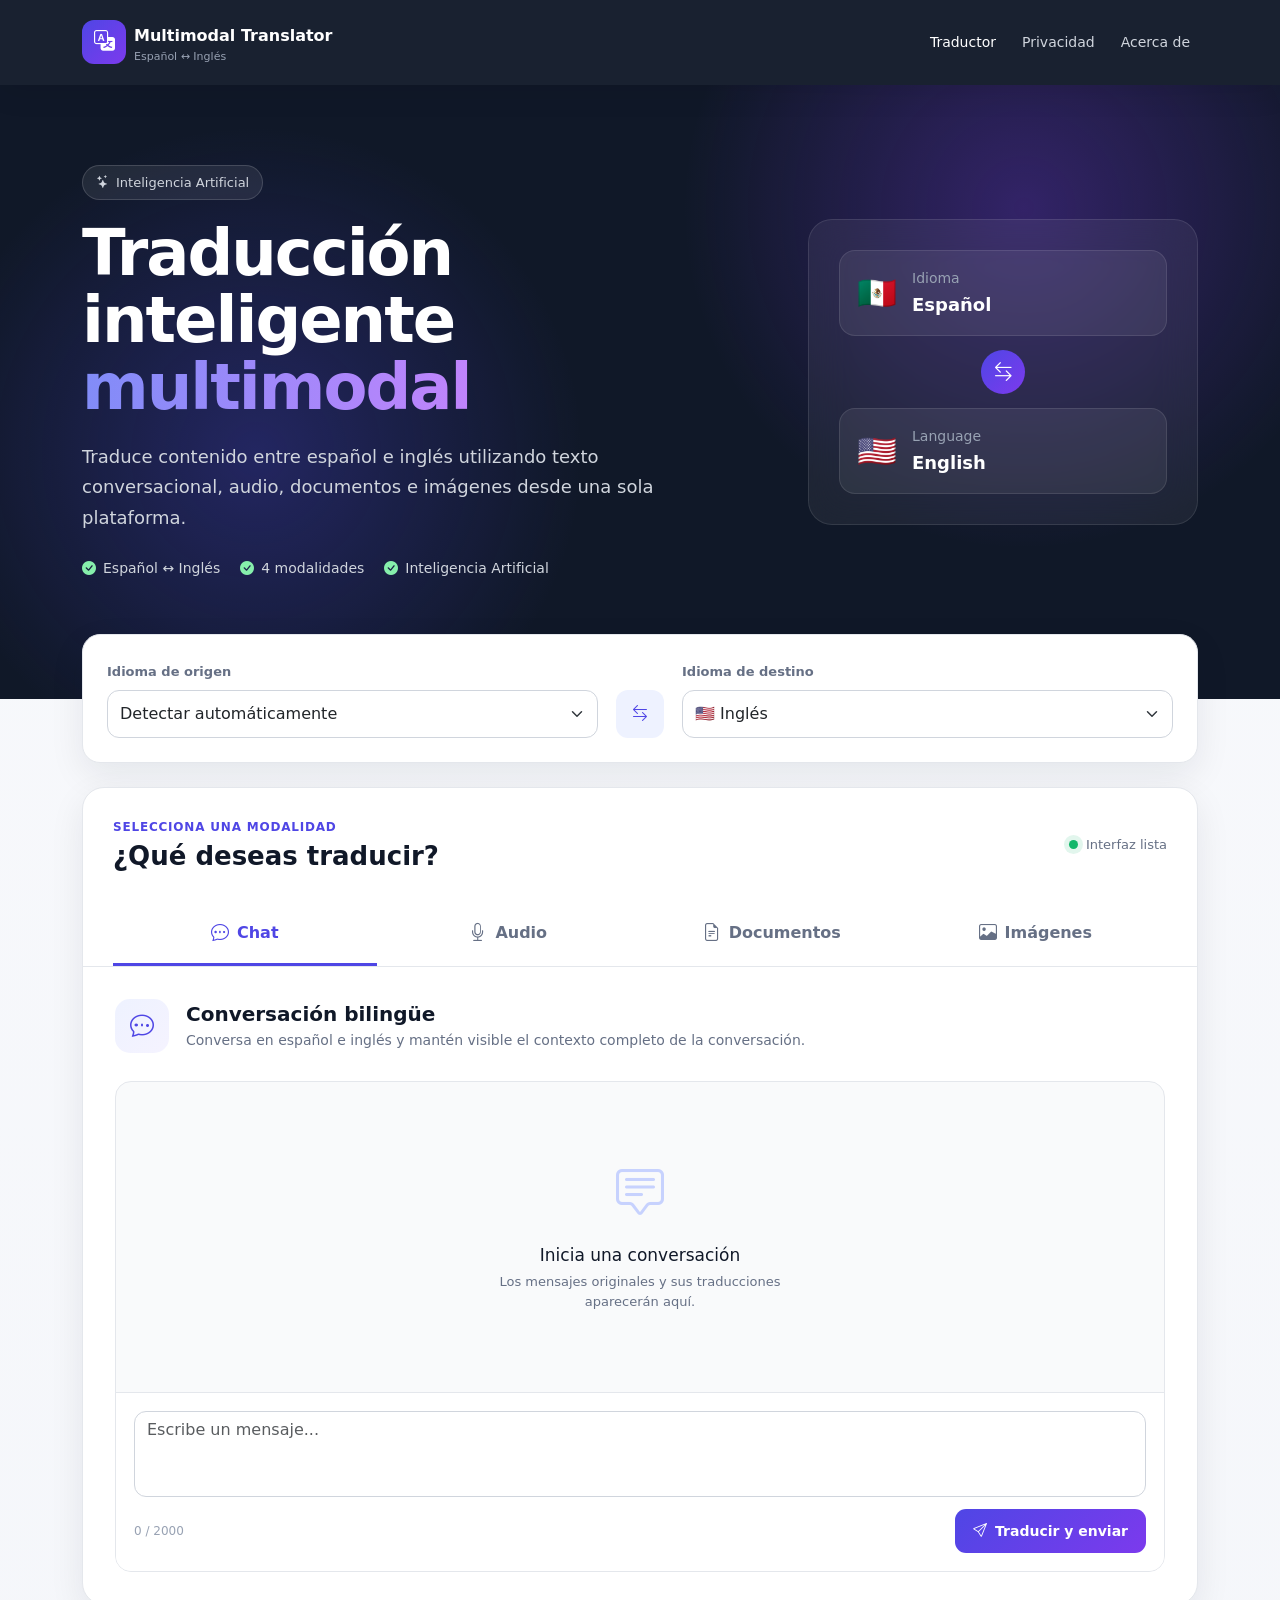
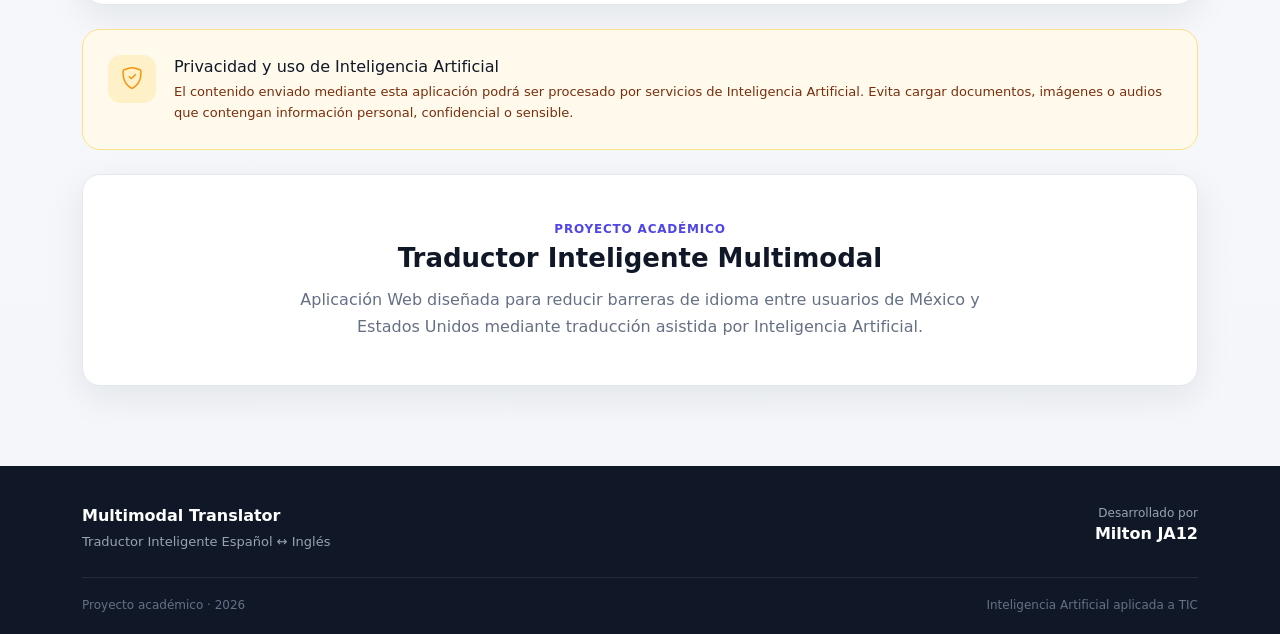
<file: multimodal-translator/index.html>
<!DOCTYPE html>
<html lang="es">
<head>
    <meta charset="UTF-8">

    <meta
        name="viewport"
        content="width=device-width, initial-scale=1.0"
    >

    <title>Traductor Inteligente Multimodal</title>

    <!-- Bootstrap -->
    <link
        href="https://cdn.jsdelivr.net/npm/bootstrap@5.3.8/dist/css/bootstrap.min.css"
        rel="stylesheet"
    >

    <!-- Bootstrap Icons -->
    <link
        rel="stylesheet"
        href="https://cdn.jsdelivr.net/npm/bootstrap-icons@1.13.1/font/bootstrap-icons.min.css"
    >

    <!-- CSS propio -->
    <link
        rel="stylesheet"
        href="./css/styles.css"
    >
</head>

<body>

    <!-- ==========================================
         NAVBAR
    =========================================== -->
    <nav class="navbar navbar-expand-lg navbar-dark main-navbar">
        <div class="container">

            <a
                class="navbar-brand d-flex align-items-center gap-2"
                href="#"
            >
                <div class="brand-icon">
                    <i class="bi bi-translate"></i>
                </div>

                <div>
                    <span class="brand-title">
                        Multimodal Translator
                    </span>

                    <small class="brand-subtitle d-block">
                        Español ↔ Inglés
                    </small>
                </div>
            </a>

            <button
                class="navbar-toggler"
                type="button"
                data-bs-toggle="collapse"
                data-bs-target="#mainNavbar"
                aria-controls="mainNavbar"
                aria-expanded="false"
                aria-label="Abrir navegación"
            >
                <span class="navbar-toggler-icon"></span>
            </button>

            <div
                class="collapse navbar-collapse"
                id="mainNavbar"
            >
                <ul class="navbar-nav ms-auto">

                    <li class="nav-item">
                        <a
                            class="nav-link active"
                            href="#traductor"
                        >
                            Traductor
                        </a>
                    </li>

                    <li class="nav-item">
                        <a
                            class="nav-link"
                            href="#privacidad"
                        >
                            Privacidad
                        </a>
                    </li>

                    <li class="nav-item">
                        <a
                            class="nav-link"
                            href="#acerca"
                        >
                            Acerca de
                        </a>
                    </li>

                </ul>
            </div>
        </div>
    </nav>


    <!-- ==========================================
         HERO
    =========================================== -->
    <header class="hero-section">
        <div class="container">

            <div class="row align-items-center g-4">

                <div class="col-lg-7">

                    <span class="hero-badge">
                        <i class="bi bi-stars"></i>
                        Inteligencia Artificial
                    </span>

                    <h1 class="hero-title">
                        Traducción inteligente
                        <span>multimodal</span>
                    </h1>

                    <p class="hero-description">
                        Traduce contenido entre español e inglés utilizando
                        texto conversacional, audio, documentos e imágenes
                        desde una sola plataforma.
                    </p>

                    <div class="hero-features">

                        <span>
                            <i class="bi bi-check-circle-fill"></i>
                            Español ↔ Inglés
                        </span>

                        <span>
                            <i class="bi bi-check-circle-fill"></i>
                            4 modalidades
                        </span>

                        <span>
                            <i class="bi bi-check-circle-fill"></i>
                            Inteligencia Artificial
                        </span>

                    </div>

                </div>


                <div class="col-lg-5">

                    <div class="hero-visual">

                        <div class="language-card">
                            <span class="language-flag">
                                🇲🇽
                            </span>

                            <div>
                                <small>Idioma</small>
                                <strong>Español</strong>
                            </div>
                        </div>

                        <div class="translation-arrow">
                            <i class="bi bi-arrow-left-right"></i>
                        </div>

                        <div class="language-card">
                            <span class="language-flag">
                                🇺🇸
                            </span>

                            <div>
                                <small>Language</small>
                                <strong>English</strong>
                            </div>
                        </div>

                    </div>

                </div>

            </div>
        </div>
    </header>


    <!-- ==========================================
         APLICACIÓN
    =========================================== -->
    <main
        class="main-content"
        id="traductor"
    >

        <div class="container">

            <!-- Idiomas -->
            <section class="language-selector">

                <div class="language-selector-content">

                    <div class="language-option">
                        <label for="sourceLanguage">
                            Idioma de origen
                        </label>

                        <select
                            id="sourceLanguage"
                            class="form-select"
                        >
                            <option value="auto">
                                Detectar automáticamente
                            </option>

                            <option value="es">
                                🇲🇽 Español
                            </option>

                            <option value="en">
                                🇺🇸 Inglés
                            </option>
                        </select>
                    </div>


                    <button
                        type="button"
                        class="swap-button"
                        id="swapLanguages"
                        title="Intercambiar idiomas"
                    >
                        <i class="bi bi-arrow-left-right"></i>
                    </button>


                    <div class="language-option">
                        <label for="targetLanguage">
                            Idioma de destino
                        </label>

                        <select
                            id="targetLanguage"
                            class="form-select"
                        >
                            <option value="en">
                                🇺🇸 Inglés
                            </option>

                            <option value="es">
                                🇲🇽 Español
                            </option>
                        </select>
                    </div>

                </div>

            </section>


            <!-- ======================================
                 MODALIDADES
            ======================================= -->
            <section class="translator-panel">

                <div class="section-heading">
                    <div>
                        <span class="section-label">
                            Selecciona una modalidad
                        </span>

                        <h2>
                            ¿Qué deseas traducir?
                        </h2>
                    </div>

                    <div class="service-status">
                        <span class="status-dot"></span>
                        Interfaz lista
                    </div>
                </div>


                <!-- Navegación de modalidades -->
                <div class="mode-tabs">

                    <button
                        class="mode-tab active"
                        data-mode="chat"
                        type="button"
                    >
                        <i class="bi bi-chat-dots"></i>

                        <span>
                            Chat
                        </span>
                    </button>


                    <button
                        class="mode-tab"
                        data-mode="audio"
                        type="button"
                    >
                        <i class="bi bi-mic"></i>

                        <span>
                            Audio
                        </span>
                    </button>


                    <button
                        class="mode-tab"
                        data-mode="documents"
                        type="button"
                    >
                        <i class="bi bi-file-earmark-text"></i>

                        <span>
                            Documentos
                        </span>
                    </button>


                    <button
                        class="mode-tab"
                        data-mode="images"
                        type="button"
                    >
                        <i class="bi bi-image"></i>

                        <span>
                            Imágenes
                        </span>
                    </button>

                </div>


                <!-- ==================================
                     CHAT
                =================================== -->
                <div
                    class="mode-content active"
                    id="mode-chat"
                >

                    <div class="module-header">

                        <div class="module-icon">
                            <i class="bi bi-chat-dots"></i>
                        </div>

                        <div>
                            <h3>
                                Conversación bilingüe
                            </h3>

                            <p>
                                Conversa en español e inglés y mantén visible
                                el contexto completo de la conversación.
                            </p>
                        </div>

                    </div>


                    <div class="chat-container">

                        <div
                            class="chat-messages"
                            id="chatMessages"
                        >

                            <div class="empty-state">

                                <i class="bi bi-chat-square-text"></i>

                                <h4>
                                    Inicia una conversación
                                </h4>

                                <p>
                                    Los mensajes originales y sus traducciones
                                    aparecerán aquí.
                                </p>

                            </div>

                        </div>


                        <div class="chat-input-container">

                            <textarea
                                id="chatInput"
                                class="form-control"
                                rows="3"
                                maxlength="2000"
                                placeholder="Escribe un mensaje..."
                            ></textarea>

                            <div class="chat-input-footer">

                                <span
                                    class="character-counter"
                                    id="characterCounter"
                                >
                                    0 / 2000
                                </span>

                                <button
                                    type="button"
                                    class="btn-primary-custom"
                                    id="sendMessage"
                                >
                                    <i class="bi bi-send"></i>
                                    Traducir y enviar
                                </button>

                            </div>

                        </div>

                    </div>

                </div>


                <!-- ==================================
                     AUDIO
                =================================== -->
                <div
                    class="mode-content"
                    id="mode-audio"
                >

                    <div class="module-header">

                        <div class="module-icon">
                            <i class="bi bi-mic"></i>
                        </div>

                        <div>
                            <h3>
                                Traducción de audio
                            </h3>

                            <p>
                                Carga un archivo de audio para obtener la
                                transcripción, traducción y reproducción
                                del resultado.
                            </p>
                        </div>

                    </div>


                    <div class="upload-zone">

                        <i class="bi bi-cloud-arrow-up upload-icon"></i>

                        <h4>
                            Carga un archivo de audio
                        </h4>

                        <p>
                            Selecciona o arrastra un archivo compatible.
                        </p>

                        <input
                            type="file"
                            id="audioFile"
                            accept="audio/*"
                            hidden
                        >

                        <button
                            type="button"
                            class="btn-secondary-custom"
                            id="selectAudio"
                        >
                            <i class="bi bi-folder2-open"></i>
                            Seleccionar audio
                        </button>

                        <small>
                            Los formatos admitidos se mostrarán aquí
                            cuando configuremos el procesamiento.
                        </small>

                    </div>

                </div>


                <!-- ==================================
                     DOCUMENTOS
                =================================== -->
                <div
                    class="mode-content"
                    id="mode-documents"
                >

                    <div class="module-header">

                        <div class="module-icon">
                            <i class="bi bi-file-earmark-text"></i>
                        </div>

                        <div>
                            <h3>
                                Traducción de documentos
                            </h3>

                            <p>
                                Traduce documentos conservando una presentación
                                ordenada de su contenido.
                            </p>
                        </div>

                    </div>


                    <div class="upload-zone">

                        <i class="bi bi-file-earmark-arrow-up upload-icon"></i>

                        <h4>
                            Carga un documento
                        </h4>

                        <p>
                            PDF, Word o archivo de texto.
                        </p>

                        <input
                            type="file"
                            id="documentFile"
                            accept=".pdf,.docx,.txt"
                            hidden
                        >

                        <button
                            type="button"
                            class="btn-secondary-custom"
                            id="selectDocument"
                        >
                            <i class="bi bi-folder2-open"></i>
                            Seleccionar documento
                        </button>

                        <div class="file-types">

                            <span>
                                PDF
                            </span>

                            <span>
                                DOCX
                            </span>

                            <span>
                                TXT
                            </span>

                        </div>

                    </div>

                </div>


                <!-- ==================================
                     IMÁGENES
                =================================== -->
                <div
                    class="mode-content"
                    id="mode-images"
                >

                    <div class="module-header">

                        <div class="module-icon">
                            <i class="bi bi-image"></i>
                        </div>

                        <div>
                            <h3>
                                Traducción de imágenes
                            </h3>

                            <p>
                                Obtén y traduce el texto visible en fotografías,
                                señalizaciones, menús, etiquetas o capturas.
                            </p>
                        </div>

                    </div>


                    <div class="upload-zone">

                        <i class="bi bi-images upload-icon"></i>

                        <h4>
                            Carga una imagen
                        </h4>

                        <p>
                            Utiliza una imagen que contenga texto legible.
                        </p>

                        <input
                            type="file"
                            id="imageFile"
                            accept="image/*"
                            hidden
                        >

                        <button
                            type="button"
                            class="btn-secondary-custom"
                            id="selectImage"
                        >
                            <i class="bi bi-folder2-open"></i>
                            Seleccionar imagen
                        </button>

                        <small>
                            JPG, JPEG, PNG y WEBP
                        </small>

                    </div>

                </div>

            </section>


            <!-- ======================================
                 PRIVACIDAD
            ======================================= -->
            <section
                class="privacy-card"
                id="privacidad"
            >

                <div class="privacy-icon">
                    <i class="bi bi-shield-check"></i>
                </div>

                <div>
                    <h3>
                        Privacidad y uso de Inteligencia Artificial
                    </h3>

                    <p>
                        El contenido enviado mediante esta aplicación podrá
                        ser procesado por servicios de Inteligencia Artificial.
                        Evita cargar documentos, imágenes o audios que contengan
                        información personal, confidencial o sensible.
                    </p>
                </div>

            </section>


            <!-- ======================================
                 ACERCA DE
            ======================================= -->
            <section
                class="about-section"
                id="acerca"
            >

                <span class="section-label">
                    Proyecto académico
                </span>

                <h2>
                    Traductor Inteligente Multimodal
                </h2>

                <p>
                    Aplicación Web diseñada para reducir barreras de idioma
                    entre usuarios de México y Estados Unidos mediante
                    traducción asistida por Inteligencia Artificial.
                </p>

            </section>

        </div>
    </main>


    <!-- ==========================================
         FOOTER
    =========================================== -->
    <footer class="main-footer">

        <div class="container">

            <div class="footer-content">

                <div>
                    <strong>
                        Multimodal Translator
                    </strong>

                    <p>
                        Traductor Inteligente Español ↔ Inglés
                    </p>
                </div>

                <div class="footer-author">
                    <span>
                        Desarrollado por
                    </span>

                    <strong>
                        Milton JA12
                    </strong>
                </div>

            </div>

            <div class="footer-bottom">

                <span>
                    Proyecto académico · 2026
                </span>

                <span>
                    Inteligencia Artificial aplicada a TIC
                </span>

            </div>

        </div>

    </footer>


    <!-- Bootstrap JS -->
    <script
        src="https://cdn.jsdelivr.net/npm/bootstrap@5.3.8/dist/js/bootstrap.bundle.min.js"
    ></script>

    <!-- JavaScript -->
    <script
        type="module"
        src="./js/app.js"
    ></script>

</body>
</html>
</file>
<file: multimodal-translator/css/styles.css>
/* =========================================================
   VARIABLES
========================================================= */

:root {
    --bg-main: #f4f6fa;
    --bg-card: #ffffff;
    --bg-dark: #101828;

    --primary: #4f46e5;
    --primary-dark: #3730a3;
    --primary-light: #eef2ff;

    --secondary: #7c3aed;

    --text-main: #101828;
    --text-secondary: #667085;
    --text-light: #98a2b3;

    --border: #e4e7ec;

    --success: #12b76a;
    --warning: #f79009;

    --shadow:
        0 12px 35px
        rgba(16, 24, 40, 0.08);

    --radius: 18px;
}


/* =========================================================
   GENERAL
========================================================= */

* {
    box-sizing: border-box;
}

html {
    scroll-behavior: smooth;
}

body {
    margin: 0;

    background:
        linear-gradient(
            180deg,
            #f8f9fc 0%,
            var(--bg-main) 100%
        );

    color: var(--text-main);

    font-family:
        Inter,
        system-ui,
        -apple-system,
        BlinkMacSystemFont,
        "Segoe UI",
        sans-serif;
}

button,
input,
textarea,
select {
    font: inherit;
}


/* =========================================================
   NAVBAR
========================================================= */

.main-navbar {
    position: sticky;
    top: 0;

    z-index: 1000;

    padding:
        14px
        0;

    background:
        rgba(16, 24, 40, 0.96);

    backdrop-filter:
        blur(16px);

    box-shadow:
        0 8px 30px
        rgba(0, 0, 0, 0.08);
}

.navbar-brand {
    color: #ffffff;
}

.brand-icon {
    display: grid;

    place-items: center;

    width: 44px;
    height: 44px;

    border-radius: 12px;

    background:
        linear-gradient(
            135deg,
            var(--primary),
            var(--secondary)
        );

    font-size: 21px;
}

.brand-title {
    font-size: 16px;
    font-weight: 700;
}

.brand-subtitle {
    color: #98a2b3;

    font-size: 11px;
}

.main-navbar .nav-link {
    margin-left: 10px;

    color: #d0d5dd;

    font-size: 14px;
}

.main-navbar .nav-link:hover,
.main-navbar .nav-link.active {
    color: #ffffff;
}


/* =========================================================
   HERO
========================================================= */

.hero-section {
    padding:
        80px
        0
        120px;

    color: #ffffff;

    background:
        radial-gradient(
            circle at 80% 20%,
            rgba(124, 58, 237, 0.32),
            transparent 30%
        ),
        radial-gradient(
            circle at 20% 60%,
            rgba(79, 70, 229, 0.30),
            transparent 30%
        ),
        var(--bg-dark);
}

.hero-badge {
    display: inline-flex;

    align-items: center;

    gap: 7px;

    margin-bottom: 20px;

    padding:
        7px
        13px;

    border:
        1px solid
        rgba(255, 255, 255, 0.15);

    border-radius: 100px;

    background:
        rgba(255, 255, 255, 0.08);

    color: #d0d5dd;

    font-size: 13px;
}

.hero-title {
    max-width: 700px;

    margin-bottom: 20px;

    font-size:
        clamp(
            38px,
            5vw,
            66px
        );

    font-weight: 800;

    letter-spacing: -2px;

    line-height: 1.05;
}

.hero-title span {
    background:
        linear-gradient(
            90deg,
            #818cf8,
            #c084fc
        );

    -webkit-background-clip: text;

    background-clip: text;

    color: transparent;
}

.hero-description {
    max-width: 650px;

    margin-bottom: 25px;

    color: #d0d5dd;

    font-size: 18px;

    line-height: 1.7;
}

.hero-features {
    display: flex;

    flex-wrap: wrap;

    gap: 20px;

    color: #d0d5dd;

    font-size: 14px;
}

.hero-features span {
    display: flex;

    align-items: center;

    gap: 7px;
}

.hero-features i {
    color: #86efac;
}


/* =========================================================
   VISUAL DE IDIOMAS
========================================================= */

.hero-visual {
    display: flex;

    flex-direction: column;

    align-items: center;

    gap: 14px;

    max-width: 390px;

    margin-left: auto;

    padding: 30px;

    border:
        1px solid
        rgba(255, 255, 255, 0.1);

    border-radius: 24px;

    background:
        rgba(255, 255, 255, 0.06);

    backdrop-filter: blur(20px);
}

.language-card {
    display: flex;

    align-items: center;

    gap: 15px;

    width: 100%;

    padding: 17px;

    border:
        1px solid
        rgba(255, 255, 255, 0.1);

    border-radius: 16px;

    background:
        rgba(255, 255, 255, 0.07);
}

.language-flag {
    font-size: 32px;
}

.language-card small {
    display: block;

    color: #98a2b3;
}

.language-card strong {
    display: block;

    margin-top: 2px;

    font-size: 18px;
}

.translation-arrow {
    display: grid;

    place-items: center;

    width: 44px;
    height: 44px;

    border-radius: 50%;

    background:
        linear-gradient(
            135deg,
            var(--primary),
            var(--secondary)
        );

    font-size: 19px;
}


/* =========================================================
   CONTENIDO PRINCIPAL
========================================================= */

.main-content {
    margin-top: -65px;

    padding-bottom: 80px;
}


/* =========================================================
   SELECTOR DE IDIOMAS
========================================================= */

.language-selector {
    margin-bottom: 24px;

    padding: 24px;

    border:
        1px solid
        var(--border);

    border-radius: var(--radius);

    background: var(--bg-card);

    box-shadow: var(--shadow);
}

.language-selector-content {
    display: grid;

    grid-template-columns:
        1fr
        auto
        1fr;

    align-items: end;

    gap: 18px;
}

.language-option label {
    margin-bottom: 8px;

    color: var(--text-secondary);

    font-size: 13px;

    font-weight: 600;
}

.form-select,
.form-control {
    border:
        1px solid
        #d0d5dd;

    border-radius: 12px;

    box-shadow: none;
}

.form-select {
    height: 48px;
}

.form-select:focus,
.form-control:focus {
    border-color: var(--primary);

    box-shadow:
        0 0 0 4px
        rgba(79, 70, 229, 0.10);
}

.swap-button {
    display: grid;

    place-items: center;

    width: 48px;
    height: 48px;

    border: none;

    border-radius: 12px;

    background: var(--primary-light);

    color: var(--primary);

    transition:
        transform 0.2s ease,
        background 0.2s ease;
}

.swap-button:hover {
    transform: rotate(180deg);

    background: #e0e7ff;
}


/* =========================================================
   PANEL PRINCIPAL
========================================================= */

.translator-panel {
    overflow: hidden;

    margin-bottom: 24px;

    border:
        1px solid
        var(--border);

    border-radius: 22px;

    background: var(--bg-card);

    box-shadow: var(--shadow);
}

.section-heading {
    display: flex;

    align-items: center;

    justify-content: space-between;

    gap: 20px;

    padding: 30px;
}

.section-label {
    display: block;

    margin-bottom: 5px;

    color: var(--primary);

    font-size: 12px;

    font-weight: 700;

    letter-spacing: 0.8px;

    text-transform: uppercase;
}

.section-heading h2,
.about-section h2 {
    margin: 0;

    font-size: 26px;

    font-weight: 750;
}

.service-status {
    display: flex;

    align-items: center;

    gap: 8px;

    color: var(--text-secondary);

    font-size: 13px;
}

.status-dot {
    width: 9px;
    height: 9px;

    border-radius: 50%;

    background: var(--success);

    box-shadow:
        0 0 0 5px
        rgba(18, 183, 106, 0.12);
}


/* =========================================================
   TABS
========================================================= */

.mode-tabs {
    display: grid;

    grid-template-columns:
        repeat(4, 1fr);

    padding:
        0
        30px;

    border-bottom:
        1px solid
        var(--border);
}

.mode-tab {
    display: flex;

    align-items: center;

    justify-content: center;

    gap: 8px;

    padding:
        17px
        12px;

    border: none;

    border-bottom:
        3px solid
        transparent;

    background: transparent;

    color: var(--text-secondary);

    font-weight: 600;

    transition:
        color 0.2s ease,
        background 0.2s ease,
        border 0.2s ease;
}

.mode-tab i {
    font-size: 18px;
}

.mode-tab:hover {
    color: var(--primary);

    background: #fafafa;
}

.mode-tab.active {
    border-bottom-color:
        var(--primary);

    color: var(--primary);
}


/* =========================================================
   CONTENIDO DE MÓDULOS
========================================================= */

.mode-content {
    display: none;

    padding: 32px;
}

.mode-content.active {
    display: block;
}

.module-header {
    display: flex;

    align-items: center;

    gap: 17px;

    margin-bottom: 28px;
}

.module-icon {
    display: grid;

    flex-shrink: 0;

    place-items: center;

    width: 54px;
    height: 54px;

    border-radius: 15px;

    background:
        linear-gradient(
            135deg,
            var(--primary-light),
            #f5f3ff
        );

    color: var(--primary);

    font-size: 24px;
}

.module-header h3 {
    margin:
        0
        0
        4px;

    font-size: 20px;

    font-weight: 700;
}

.module-header p {
    margin: 0;

    color: var(--text-secondary);

    font-size: 14px;
}


/* =========================================================
   CHAT
========================================================= */

.chat-container {
    overflow: hidden;

    border:
        1px solid
        var(--border);

    border-radius: 16px;

    background: #f9fafb;
}

.chat-messages {
    min-height: 310px;

    max-height: 470px;

    overflow-y: auto;

    padding: 25px;
}

.empty-state {
    display: flex;

    min-height: 255px;

    flex-direction: column;

    align-items: center;

    justify-content: center;

    text-align: center;
}

.empty-state i {
    margin-bottom: 15px;

    color: #c7d2fe;

    font-size: 48px;
}

.empty-state h4 {
    margin-bottom: 7px;

    font-size: 17px;
}

.empty-state p {
    max-width: 350px;

    margin: 0;

    color: var(--text-secondary);

    font-size: 13px;
}

.chat-input-container {
    padding: 18px;

    border-top:
        1px solid
        var(--border);

    background: #ffffff;
}

.chat-input-container textarea {
    resize: none;
}

.chat-input-footer {
    display: flex;

    align-items: center;

    justify-content: space-between;

    gap: 15px;

    margin-top: 12px;
}

.character-counter {
    color: var(--text-light);

    font-size: 12px;
}


/* =========================================================
   BOTONES
========================================================= */

.btn-primary-custom,
.btn-secondary-custom {
    display: inline-flex;

    align-items: center;

    justify-content: center;

    gap: 8px;

    min-height: 44px;

    padding:
        10px
        18px;

    border-radius: 11px;

    font-size: 14px;

    font-weight: 600;

    transition:
        transform 0.2s ease,
        box-shadow 0.2s ease;
}

.btn-primary-custom {
    border: none;

    background:
        linear-gradient(
            135deg,
            var(--primary),
            var(--secondary)
        );

    color: #ffffff;
}

.btn-secondary-custom {
    border:
        1px solid
        var(--primary);

    background: #ffffff;

    color: var(--primary);
}

.btn-primary-custom:hover,
.btn-secondary-custom:hover {
    transform: translateY(-1px);

    box-shadow:
        0 8px 20px
        rgba(79, 70, 229, 0.15);
}


/* =========================================================
   UPLOAD
========================================================= */

.upload-zone {
    display: flex;

    min-height: 300px;

    flex-direction: column;

    align-items: center;

    justify-content: center;

    padding: 40px;

    border:
        2px dashed
        #c7d2fe;

    border-radius: 18px;

    background: #fafaff;

    text-align: center;
}

.upload-icon {
    margin-bottom: 18px;

    color: var(--primary);

    font-size: 52px;
}

.upload-zone h4 {
    margin-bottom: 7px;

    font-size: 18px;
}

.upload-zone p {
    margin-bottom: 20px;

    color: var(--text-secondary);

    font-size: 14px;
}

.upload-zone small {
    margin-top: 15px;

    color: var(--text-light);
}

.file-types {
    display: flex;

    gap: 8px;

    margin-top: 18px;
}

.file-types span {
    padding:
        5px
        10px;

    border-radius: 8px;

    background: var(--primary-light);

    color: var(--primary);

    font-size: 11px;

    font-weight: 700;
}


/* =========================================================
   PRIVACIDAD
========================================================= */

.privacy-card {
    display: flex;

    align-items: flex-start;

    gap: 18px;

    margin-bottom: 24px;

    padding: 25px;

    border:
        1px solid
        #fedf89;

    border-radius: var(--radius);

    background: #fffaeb;
}

.privacy-icon {
    display: grid;

    flex-shrink: 0;

    place-items: center;

    width: 48px;
    height: 48px;

    border-radius: 13px;

    background: #fef0c7;

    color: var(--warning);

    font-size: 22px;
}

.privacy-card h3 {
    margin:
        2px
        0
        6px;

    font-size: 16px;
}

.privacy-card p {
    margin: 0;

    color: #7a2e0e;

    font-size: 13px;

    line-height: 1.6;
}


/* =========================================================
   ACERCA DE
========================================================= */

.about-section {
    padding:
        45px
        30px;

    border:
        1px solid
        var(--border);

    border-radius: var(--radius);

    background: #ffffff;

    text-align: center;

    box-shadow: var(--shadow);
}

.about-section p {
    max-width: 680px;

    margin:
        12px
        auto
        0;

    color: var(--text-secondary);

    line-height: 1.7;
}


/* =========================================================
   FOOTER
========================================================= */

.main-footer {
    padding:
        38px
        0
        20px;

    background: var(--bg-dark);

    color: #ffffff;
}

.footer-content {
    display: flex;

    justify-content: space-between;

    gap: 20px;

    padding-bottom: 25px;
}

.footer-content p {
    margin:
        4px
        0
        0;

    color: #98a2b3;

    font-size: 13px;
}

.footer-author {
    text-align: right;
}

.footer-author span,
.footer-author strong {
    display: block;
}

.footer-author span {
    color: #98a2b3;

    font-size: 12px;
}

.footer-bottom {
    display: flex;

    justify-content: space-between;

    gap: 20px;

    padding-top: 18px;

    border-top:
        1px solid
        rgba(255, 255, 255, 0.08);

    color: #667085;

    font-size: 12px;
}


/* =========================================================
   RESPONSIVE
========================================================= */

@media (max-width: 991px) {

    .hero-section {
        padding:
            65px
            0
            110px;
    }

    .hero-visual {
        margin:
            25px
            auto
            0;
    }

}


@media (max-width: 768px) {

    .language-selector-content {
        grid-template-columns: 1fr;
    }

    .swap-button {
        margin:
            0
            auto;

        transform: rotate(90deg);
    }

    .swap-button:hover {
        transform: rotate(270deg);
    }

    .mode-tabs {
        grid-template-columns:
            repeat(2, 1fr);

        padding: 0;
    }

    .mode-tab {
        border-bottom:
            1px solid
            var(--border);
    }

    .mode-tab.active {
        border-bottom:
            2px solid
            var(--primary);
    }

    .section-heading {
        align-items: flex-start;

        flex-direction: column;
    }

    .mode-content {
        padding: 24px;
    }

    .chat-input-footer {
        align-items: stretch;

        flex-direction: column;
    }

    .btn-primary-custom {
        width: 100%;
    }

    .footer-content,
    .footer-bottom {
        flex-direction: column;
    }

    .footer-author {
        text-align: left;
    }

}


@media (max-width: 576px) {

    .hero-title {
        letter-spacing: -1px;
    }

    .hero-features {
        flex-direction: column;

        gap: 10px;
    }

    .main-content {
        margin-top: -50px;
    }

    .language-selector,
    .section-heading,
    .mode-content {
        padding:
            20px
            17px;
    }

    .module-header {
        align-items: flex-start;
    }

    .module-icon {
        width: 46px;
        height: 46px;

        font-size: 20px;
    }

    .upload-zone {
        min-height: 270px;

        padding:
            30px
            18px;
    }

}
</file>
